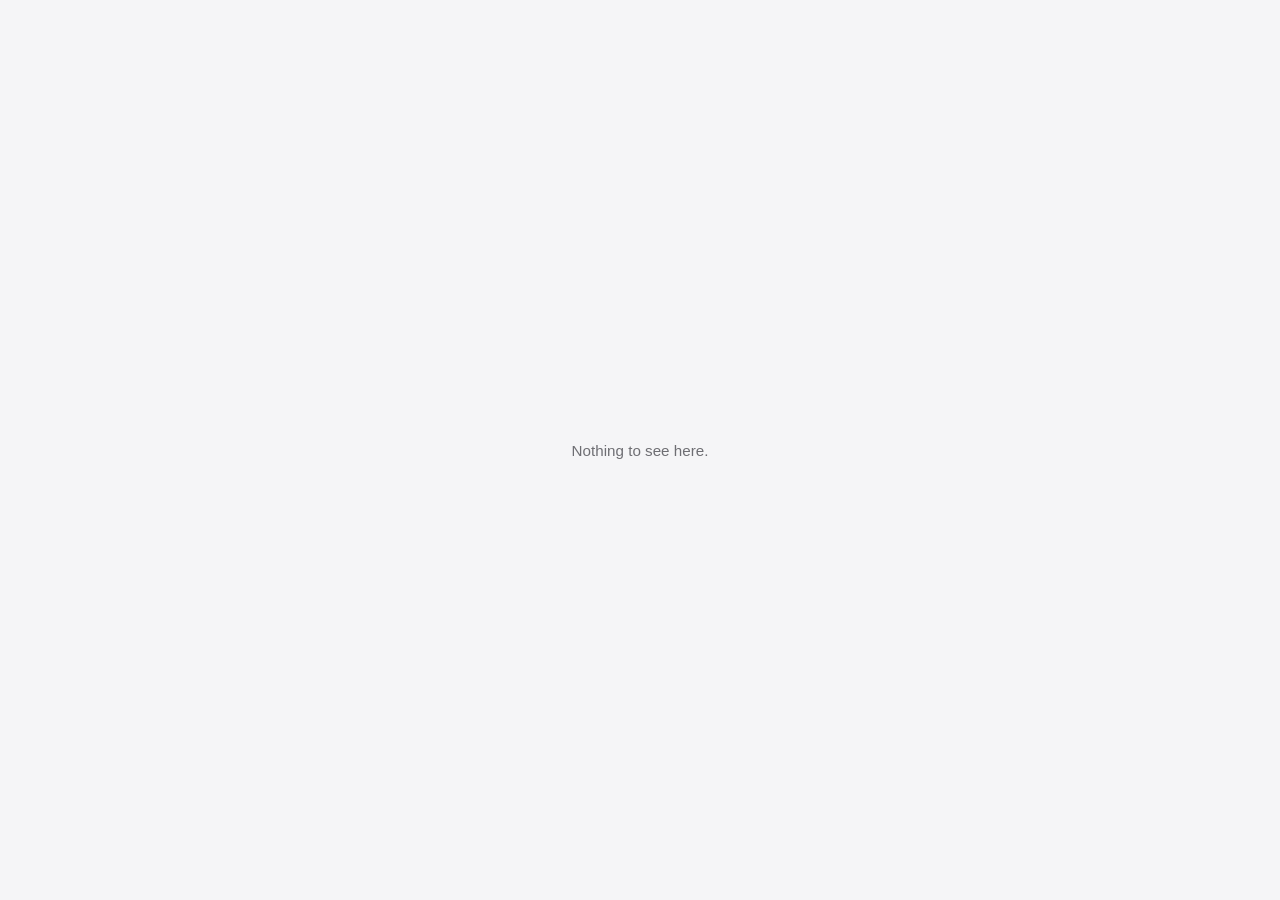
<file: index.html>
<!doctype html>
<html lang="en">
<head>
  <meta charset="UTF-8" />
  <meta name="viewport" content="width=device-width, initial-scale=1.0" />
  <meta name="robots" content="noindex, nofollow" />
  <title>—</title>
  <link rel="stylesheet" href="/shared/card.css" />
</head>
<body>
  <!-- Intentionally blank. This site has no directory or index of pages. -->
  <p class="blank-note">Nothing to see here.</p>
</body>
</html>
</file>
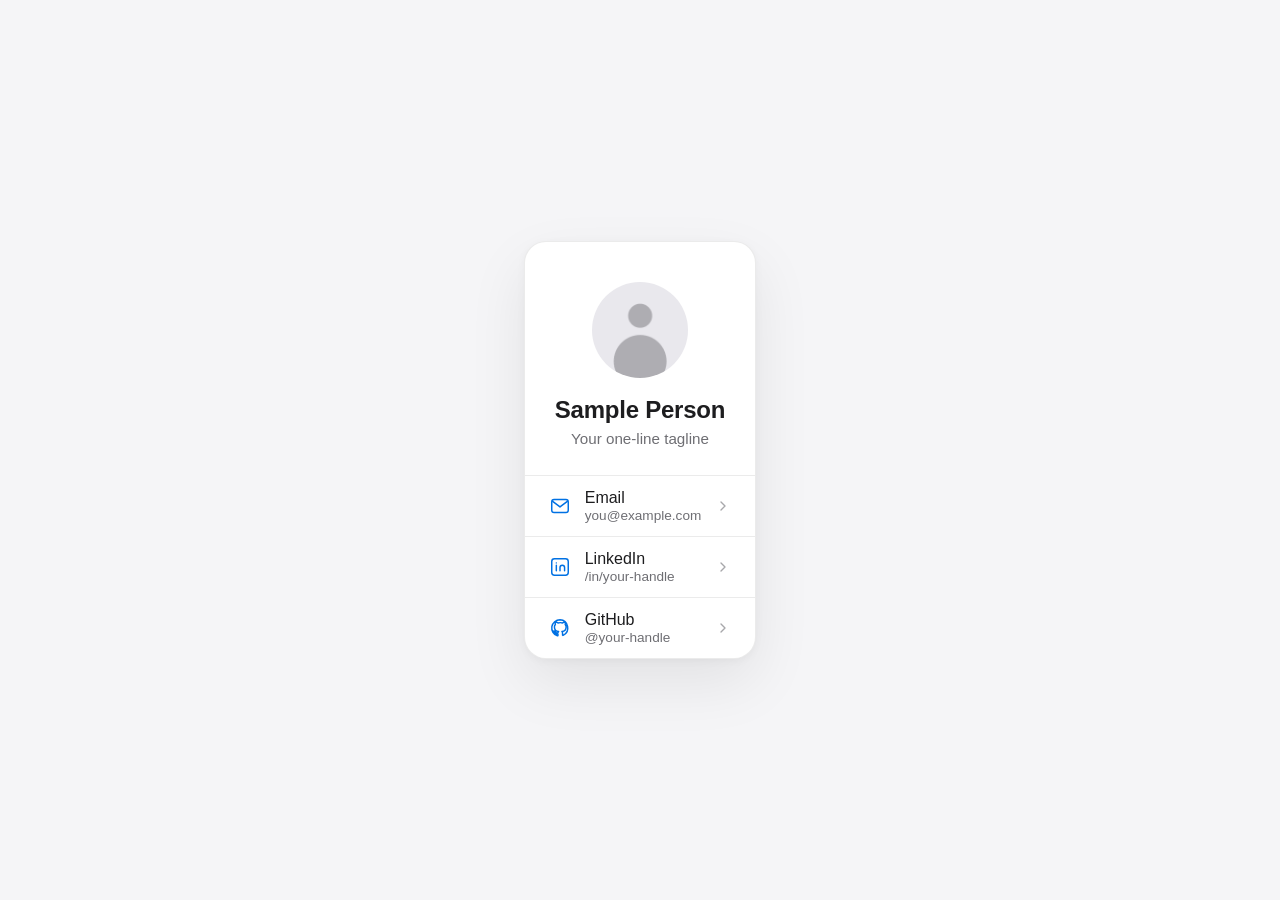
<file: _template/index.html>
<!doctype html>
<html lang="en">
<head>
  <meta charset="UTF-8" />
  <meta name="viewport" content="width=device-width, initial-scale=1.0" />
  <meta name="robots" content="noindex, nofollow" />
  <!-- Neutral title on purpose — no name, no lab. -->
  <title>Contact</title>
  <link rel="stylesheet" href="/shared/card.css" />
</head>
<body>
  <!--
    This is a fixed shell. DO NOT edit this file.
    To change your details, edit profile.js in this same folder.
  -->
  <main id="card-root"></main>

  <noscript>
    This page needs JavaScript to show contact details.
    You can reach out at jingruiliu09@gmail.com.
  </noscript>

  <script src="profile.js"></script>       <!-- your data (defines window.PROFILE) -->
  <script src="/shared/card.js"></script>  <!-- shared renderer (do not change) -->
</body>
</html>
</file>
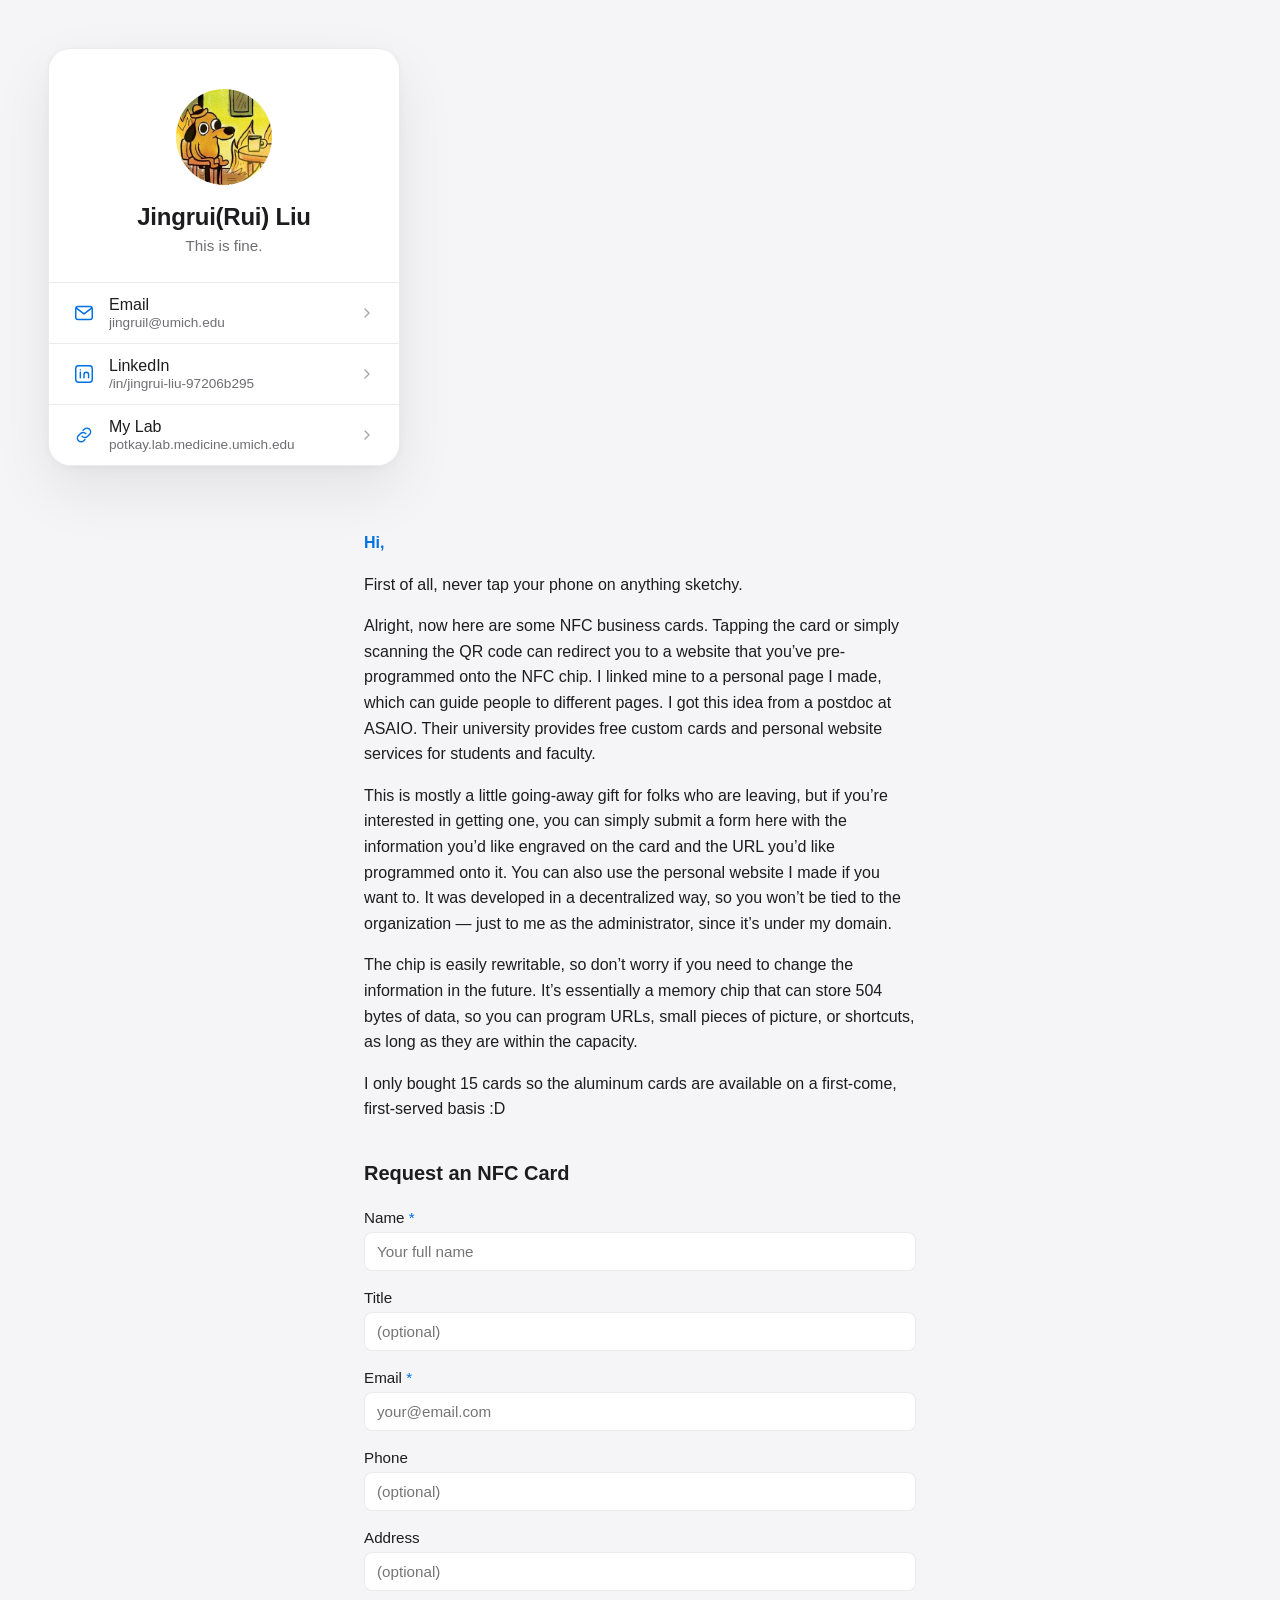
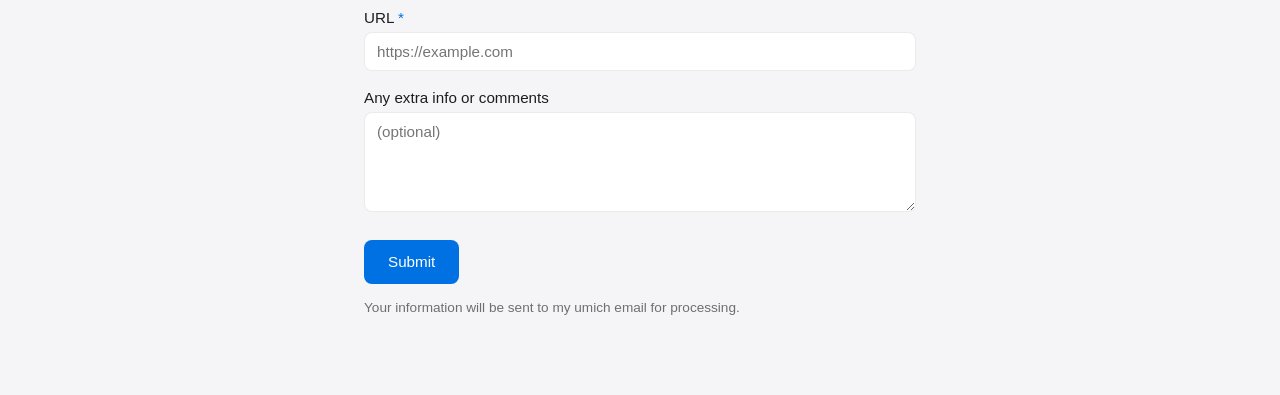
<file: p/dqnqpt7x5vt/index.html>
<!doctype html>
<html lang="en">
<head>
  <meta charset="UTF-8" />
  <meta name="viewport" content="width=device-width, initial-scale=1.0" />
  <meta name="robots" content="noindex, nofollow" />
  <title>Contact</title>
  <link rel="stylesheet" href="/shared/card.css" />
  <style>
    body {
      display: block;
      min-height: auto;
      padding-bottom: 40px;
    }
    main {
      display: flex;
      justify-content: center;
      padding: 24px;
    }
    #card-root {
      width: 100%;
      max-width: 400px;
    }
    .page-content {
      max-width: 600px;
      margin: 40px auto;
      padding: 0 24px;
      color: var(--text);
      line-height: 1.6;
    }
    .page-content h2 {
      font-size: 1.25rem;
      font-weight: 600;
      margin: 24px 0 16px;
      color: var(--text);
    }
    .page-content p {
      margin: 0 0 16px;
      white-space: pre-wrap;
      word-wrap: break-word;
    }
    .page-content strong {
      font-weight: 600;
      color: var(--accent);
    }

    /* Form styles */
    .form-section {
      max-width: 600px;
      margin: 40px auto;
      padding: 0 24px;
    }
    .form-section h2 {
      font-size: 1.25rem;
      font-weight: 600;
      margin: 0 0 24px;
      color: var(--text);
    }
    .form-group {
      margin-bottom: 18px;
    }
    .form-group label {
      display: block;
      font-weight: 500;
      margin-bottom: 6px;
      color: var(--text);
      font-size: 0.95rem;
    }
    .form-group .required {
      color: var(--accent);
    }
    .form-group input,
    .form-group textarea {
      width: 100%;
      padding: 10px 12px;
      border: 1px solid var(--divider);
      border-radius: 8px;
      background: var(--surface);
      color: var(--text);
      font-family: inherit;
      font-size: 0.95rem;
      box-sizing: border-box;
      transition: border-color 0.2s;
    }
    .form-group input:focus,
    .form-group textarea:focus {
      outline: none;
      border-color: var(--accent);
      box-shadow: 0 0 0 2px rgba(0, 113, 227, 0.1);
    }
    .form-group textarea {
      resize: vertical;
      min-height: 100px;
    }
    .form-actions {
      margin-top: 24px;
      display: flex;
      gap: 12px;
    }
    .btn-submit {
      padding: 12px 24px;
      background: var(--accent);
      color: white;
      border: none;
      border-radius: 8px;
      font-size: 0.95rem;
      font-weight: 500;
      cursor: pointer;
      transition: opacity 0.2s;
      min-height: 44px;
    }
    .btn-submit:hover {
      opacity: 0.9;
    }
    .btn-submit:active {
      opacity: 0.8;
    }
    .form-note {
      font-size: 0.85rem;
      color: var(--text-secondary);
      margin-top: 16px;
    }

    @media (prefers-color-scheme: dark) {
      .form-group input,
      .form-group textarea {
        border-color: var(--divider);
      }
    }
  </style>
</head>
<body>
  <main id="card-root"></main>

  <div class="page-content">
    <p><strong>Hi,</strong></p>

    <p>First of all, never tap your phone on anything sketchy.</p>

    <p>Alright, now here are some NFC business cards. Tapping the card or simply scanning the QR code can redirect you to a website that you’ve pre-programmed onto the NFC chip. I linked mine to a personal page I made, which can guide people to different pages. I got this idea from a postdoc at ASAIO. Their university provides free custom cards and personal website services for students and faculty.</p>

    <p>This is mostly a little going-away gift for folks who are leaving, but if you’re interested in getting one, you can simply submit a form here with the information you’d like engraved on the card and the URL you’d like programmed onto it. You can also use the personal website I made if you want to. It was developed in a decentralized way, so you won’t be tied to the organization — just to me as the administrator, since it’s under my domain.</p>

    <p>The chip is easily rewritable, so don’t worry if you need to change the information in the future. It’s essentially a memory chip that can store 504 bytes of data, so you can program URLs, small pieces of picture, or shortcuts, as long as they are within the capacity.</p>
      
    <p>I only bought 15 cards so the aluminum cards are available on a first-come, first-served basis :D</p>
  </div>

  <div class="form-section">
    <h2>Request an NFC Card</h2>
    <form action="https://formspree.io/f/mlgylelp" method="POST">
      <!-- Hidden Formspree settings -->
      <input type="hidden" name="_subject" value="New NFC Card Request" />
      <input type="hidden" name="_captcha" value="false" />

      <div class="form-group">
        <label for="name">Name <span class="required">*</span></label>
        <input type="text" id="name" name="name" required placeholder="Your full name" />
      </div>

      <div class="form-group">
        <label for="title">Title</label>
        <input type="text" id="title" name="title" placeholder="(optional)" />
      </div>

      <div class="form-group">
        <label for="email">Email <span class="required">*</span></label>
        <input type="email" id="email" name="email" required placeholder="your@email.com" />
      </div>

      <div class="form-group">
        <label for="phone">Phone</label>
        <input type="tel" id="phone" name="phone" placeholder="(optional)" />
      </div>

      <div class="form-group">
        <label for="address">Address</label>
        <input type="text" id="address" name="address" placeholder="(optional)" />
      </div>

      <div class="form-group">
        <label for="url">URL <span class="required">*</span></label>
        <input type="url" id="url" name="url" required placeholder="https://example.com" />
      </div>

      <div class="form-group">
        <label for="comments">Any extra info or comments</label>
        <textarea id="comments" name="comments" placeholder="(optional)"></textarea>
      </div>

      <div class="form-actions">
        <button type="submit" class="btn-submit">Submit</button>
      </div>

      <p class="form-note">Your information will be sent to my umich email for processing.</p>
    </form>
  </div>

  <noscript>
    This page needs JavaScript to show contact details.
    You can reach out at jingruiliu09@gmail.com.
  </noscript>

  <script src="profile.js"></script>
  <script src="/shared/card.js"></script>
</body>
</html>
</file>
<file: shared/card.css>
/* =============================================================================
   SHARED CARD STYLES — single source of truth for the look of every page.
   Maintained by the site owner. Editing this file restyles EVERYONE at once.
   Colleagues never touch this file.

   Design language: iOS-style contact card — system font stack, off-white page,
   white card, single blue accent, iOS "Settings" grouped rows, 44px tap targets,
   automatic dark mode (follows the OS), responsive, no decorative animation.
   ============================================================================= */

/* ---- Design tokens. Change these to adjust the whole look in one place. ---- */
:root {
  --bg:             #F5F5F7;   /* page background (Apple's signature off-white) */
  --surface:        #FFFFFF;  /* the card itself */
  --text:           #1D1D1F;  /* primary text */
  --text-secondary: #6E6E73;  /* tagline, secondary labels */
  --accent:         #0071E3;  /* Apple's current link/button blue */
  --divider:        rgba(0, 0, 0, 0.08);
  --avatar-bg:      #E8E8ED;
  --avatar-icon:    #AEAEB2;
  --shadow:         0 24px 60px rgba(0, 0, 0, 0.08), 0 2px 8px rgba(0, 0, 0, 0.04);
  --radius-card:    22px;
  --radius-row:     14px;
}

/* Automatically follow the visitor's system theme — no toggle/JS needed */
@media (prefers-color-scheme: dark) {
  :root {
    --bg:             #000000;
    --surface:        #1C1C1E;
    --text:           #F5F5F7;
    --text-secondary: #98989D;
    --accent:         #409CFF;
    --divider:        rgba(255, 255, 255, 0.12);
    --avatar-bg:      #2C2C2E;
    --avatar-icon:    #6E6E73;
    --shadow:         none; /* shadows don't read well on black; a hairline border stands in */
  }
}

/* ---- Reset / base ---- */
* { box-sizing: border-box; }
html, body { margin: 0; padding: 0; }
body {
  min-height: 100vh;
  display: flex;
  align-items: center;
  justify-content: center;
  padding: 24px;
  background: var(--bg);
  /* The system font stack: San Francisco on Apple, Segoe UI on Windows,
     Roboto on Android — the honest cross-platform "Apple-like" type feel. */
  font-family: -apple-system, BlinkMacSystemFont, "SF Pro Text", "Segoe UI",
               Roboto, Helvetica, Arial, sans-serif;
  color: var(--text);
}

::selection { background: var(--accent); color: #fff; }

:focus-visible {
  outline: 2px solid var(--accent);
  outline-offset: 2px;
}

/* ---- The card ---- */
.card {
  width: 100%;
  max-width: 400px;
  background: var(--surface);
  border-radius: var(--radius-card);
  box-shadow: var(--shadow);
  border: 1px solid var(--divider); /* visible mainly in dark mode; subtle in light too */
  overflow: hidden;
}

/* ---- Header: avatar, name, tagline ---- */
.header {
  text-align: center;
  padding: 40px 28px 28px;
}

.avatar {
  width: 96px;
  height: 96px;
  margin: 0 auto 18px;
  border-radius: 50%;
  overflow: hidden;
  background: var(--avatar-bg);
  display: flex;
  align-items: center;
  justify-content: center;
}
.avatar img {
  width: 100%;
  height: 100%;
  object-fit: cover;
  display: block;
}

.name {
  font-size: 1.5rem;       /* 24px */
  font-weight: 600;
  letter-spacing: -0.01em;
  margin: 0;
}

.tagline {
  font-size: 0.95rem;
  color: var(--text-secondary);
  margin: 6px 0 0;
}

/* ---- Contact list: iOS "Settings app" grouped-row style ---- */
.contact-list {
  border-top: 1px solid var(--divider);
}

.contact-row {
  display: flex;
  align-items: center;
  gap: 14px;
  padding: 13px 24px;
  min-height: 44px;           /* Apple's HIG minimum tap target */
  text-decoration: none;
  color: var(--text);
  border-bottom: 1px solid var(--divider);
  /* A subtle, near-instant feedback on tap/hover — functional, not decorative. */
  transition: background-color 0.12s ease;
}
.contact-row:last-child { border-bottom: none; }
.contact-row:hover,
.contact-row:active { background-color: var(--bg); }

.contact-row__icon {
  flex-shrink: 0;
  width: 22px;
  height: 22px;
  color: var(--accent);
  display: flex;
  align-items: center;
  justify-content: center;
}
.contact-row__icon svg { width: 100%; height: 100%; }

.contact-row__label {
  flex: 1;
  font-size: 1rem;
  font-weight: 400;
  min-width: 0;               /* allow long sub-labels to truncate, not overflow */
}
.contact-row__sub {
  font-size: 0.85rem;
  color: var(--text-secondary);
  display: block;
  margin-top: 1px;
  overflow: hidden;
  text-overflow: ellipsis;
  white-space: nowrap;
}

.contact-row__chevron {
  flex-shrink: 0;
  width: 16px;
  height: 16px;
  color: var(--text-secondary);
  opacity: 0.6;
}

/* ---- Friendly fallback message (shown if a profile fails to load) ---- */
.card-message {
  padding: 40px 28px;
  text-align: center;
  color: var(--text-secondary);
  font-size: 0.95rem;
  line-height: 1.5;
}
.card-message a { color: var(--accent); }

/* ---- Neutral root placeholder page ---- */
.blank-note {
  color: var(--text-secondary);
  font-size: 0.95rem;
}

/* ---- Mobile ---- */
@media (max-width: 380px) {
  .header { padding: 32px 20px 24px; }
  .contact-row { padding: 13px 18px; }
}

/* Respect reduced-motion preference even for the minimal hover feedback */
@media (prefers-reduced-motion: reduce) {
  .contact-row { transition: none; }
}
</file>
